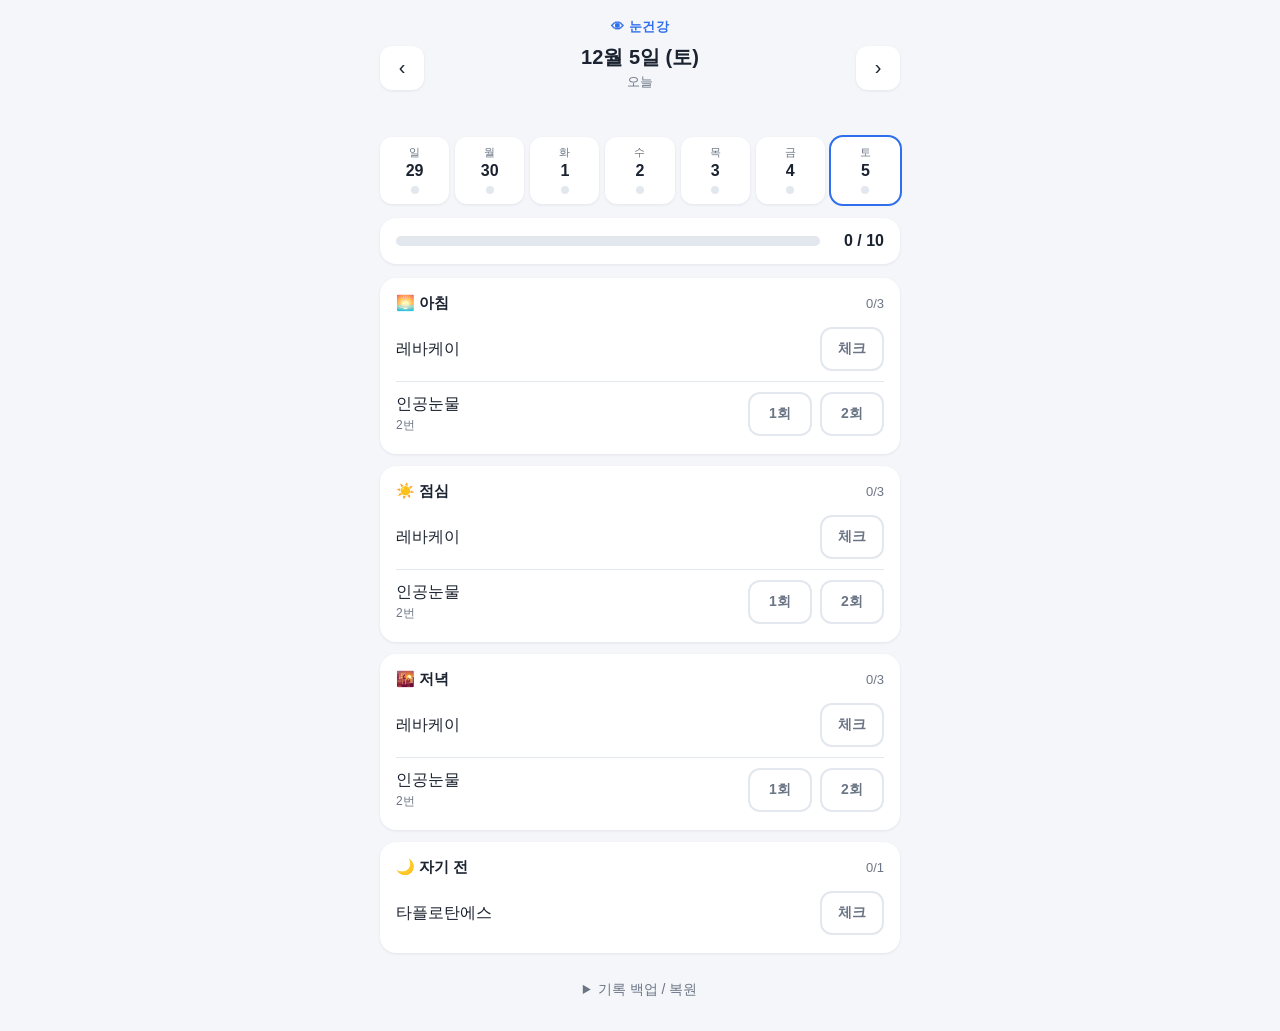
<file: index.html>
<!doctype html>
<html lang="ko">
<head>
<meta charset="utf-8">
<meta name="viewport" content="width=device-width, initial-scale=1, viewport-fit=cover">
<meta name="theme-color" content="#2f6fed">
<meta name="apple-mobile-web-app-capable" content="yes">
<meta name="mobile-web-app-capable" content="yes">
<meta name="apple-mobile-web-app-status-bar-style" content="default">
<meta name="apple-mobile-web-app-title" content="눈건강">
<link rel="manifest" href="manifest.webmanifest">
<link rel="icon" href="icons/icon.svg" type="image/svg+xml">
<link rel="apple-touch-icon" href="icons/apple-touch-icon.png">
<title>눈건강</title>
<style>
  :root {
    --bg: #f4f6fa;
    --card: #ffffff;
    --text: #1b2230;
    --muted: #6b7585;
    --line: #e3e7ee;
    --accent: #2f6fed;
    --done: #1fa67a;
    --done-bg: #e6f6f0;
    --partial: #f0a500;
    --shadow: 0 1px 3px rgba(20, 30, 50, .08);
  }
  @media (prefers-color-scheme: dark) {
    :root {
      --bg: #11151c;
      --card: #1b212b;
      --text: #e8ecf2;
      --muted: #8d97a8;
      --line: #2a323f;
      --accent: #5b8dff;
      --done: #3cc994;
      --done-bg: #173329;
      --partial: #f4b73a;
      --shadow: none;
    }
  }
  * { box-sizing: border-box; -webkit-tap-highlight-color: transparent; }
  body {
    margin: 0;
    background: var(--bg);
    color: var(--text);
    font-family: -apple-system, BlinkMacSystemFont, "Apple SD Gothic Neo", "Pretendard", "Noto Sans KR", sans-serif;
    padding: env(safe-area-inset-top) 16px calc(24px + env(safe-area-inset-bottom));
  }
  .wrap { max-width: 520px; margin: 0 auto; }

  header { padding: 18px 0 8px; }
  .datebar { display: flex; align-items: center; justify-content: space-between; gap: 8px; }
  .datebar button {
    border: 0; background: var(--card); color: var(--text);
    width: 44px; height: 44px; border-radius: 12px; font-size: 20px;
    box-shadow: var(--shadow); cursor: pointer;
  }
  .datebar input[type=date] {
    position: absolute; opacity: 0; pointer-events: none; width: 0; height: 0;
  }
  .datetitle { text-align: center; flex: 1; cursor: pointer; }
  .datetitle .d { font-size: 20px; font-weight: 700; }
  .datetitle .sub { font-size: 13px; color: var(--muted); margin-top: 2px; }
  .today-btn {
    display: block; margin: 8px auto 0; border: 0; background: transparent;
    color: var(--accent); font-size: 14px; font-weight: 600; cursor: pointer; visibility: hidden;
  }
  .today-btn.show { visibility: visible; }

  .week { display: grid; grid-template-columns: repeat(7, 1fr); gap: 6px; margin: 10px 0 14px; }
  .day {
    border: 0; background: var(--card); color: var(--text); border-radius: 12px;
    padding: 8px 0 10px; text-align: center; cursor: pointer; box-shadow: var(--shadow);
    font: inherit;
  }
  .day .w { font-size: 11px; color: var(--muted); }
  .day .n { font-size: 16px; font-weight: 600; margin: 2px 0 6px; }
  .day .dot { width: 8px; height: 8px; border-radius: 50%; margin: 0 auto; background: var(--line); }
  .day .dot.partial { background: var(--partial); }
  .day .dot.full { background: var(--done); }
  .day.sel { outline: 2px solid var(--accent); }
  .day.future { opacity: .45; }

  .progress {
    background: var(--card); border-radius: 16px; padding: 14px 16px; box-shadow: var(--shadow);
    display: flex; align-items: center; gap: 12px; margin-bottom: 14px;
  }
  .bar { flex: 1; height: 10px; background: var(--line); border-radius: 99px; overflow: hidden; }
  .bar > div { height: 100%; width: 0; background: var(--done); border-radius: 99px; transition: width .25s; }
  .progress .num { font-weight: 700; font-variant-numeric: tabular-nums; min-width: 52px; text-align: right; }

  section {
    background: var(--card); border-radius: 16px; padding: 6px 16px 8px;
    margin-bottom: 12px; box-shadow: var(--shadow);
  }
  section h2 {
    font-size: 15px; margin: 10px 0 4px; display: flex; justify-content: space-between; align-items: center;
  }
  section h2 .cnt { font-size: 13px; color: var(--muted); font-weight: 500; }
  section h2 .cnt.ok { color: var(--done); }

  .item {
    display: flex; align-items: center; gap: 12px; padding: 10px 0;
    border-top: 1px solid var(--line);
  }
  .item:first-of-type { border-top: 0; }
  .item .name { flex: 1; font-size: 16px; }
  .item .name small { display: block; color: var(--muted); font-size: 12px; margin-top: 2px; }
  .checks { display: flex; gap: 8px; }
  .chk {
    min-width: 64px; height: 44px; border-radius: 12px; border: 2px solid var(--line);
    background: transparent; color: var(--muted); font: inherit; font-size: 14px; font-weight: 600;
    cursor: pointer; display: flex; flex-direction: column; align-items: center; justify-content: center;
    line-height: 1.1; transition: background .15s, border-color .15s;
  }
  .chk .t { font-size: 10px; font-weight: 500; }
  .chk.on { background: var(--done-bg); border-color: var(--done); color: var(--done); }
  .chk:active { transform: scale(.96); }

  .appname { font-size: 13px; font-weight: 700; color: var(--accent); text-align: center; margin-bottom: 8px; letter-spacing: .5px; }
  details.backup { margin-top: 20px; color: var(--muted); font-size: 14px; }
  details.backup summary { cursor: pointer; text-align: center; padding: 8px; }
  details.backup .row { display: flex; gap: 8px; margin-top: 8px; }
  details.backup button {
    flex: 1; height: 44px; border-radius: 12px; border: 1px solid var(--line);
    background: var(--card); color: var(--text); font: inherit; cursor: pointer;
  }
  details.backup p { font-size: 12px; line-height: 1.5; margin: 10px 4px 0; }

  .toast {
    position: fixed; left: 50%; bottom: calc(24px + env(safe-area-inset-bottom));
    transform: translateX(-50%) translateY(20px); opacity: 0;
    background: var(--text); color: var(--bg); padding: 10px 16px; border-radius: 99px;
    font-size: 14px; transition: .2s; pointer-events: none;
  }
  .toast.show { opacity: 1; transform: translateX(-50%) translateY(0); }
</style>
</head>
<body>
<div class="wrap">
  <header>
    <div class="appname">👁 눈건강</div>
    <div class="datebar">
      <button id="prev" aria-label="이전 날">‹</button>
      <div class="datetitle" id="title">
        <div class="d" id="dateText"></div>
        <div class="sub" id="dateSub"></div>
        <input type="date" id="picker">
      </div>
      <button id="next" aria-label="다음 날">›</button>
    </div>
    <button class="today-btn" id="todayBtn">오늘로 이동</button>
  </header>

  <div class="week" id="week"></div>

  <div class="progress">
    <div class="bar"><div id="barFill"></div></div>
    <div class="num" id="progNum">0 / 0</div>
  </div>

  <div id="list"></div>

  <details class="backup">
    <summary>기록 백업 / 복원</summary>
    <div class="row">
      <button id="exportBtn">백업 파일 저장</button>
      <button id="importBtn">백업 불러오기</button>
    </div>
    <input type="file" id="importFile" accept="application/json,.json" hidden>
    <p>기록은 이 휴대폰 안에만 저장돼요. 휴대폰을 바꾸거나 앱을 지우기 전에 백업 파일을 저장해 두세요.</p>
  </details>
</div>
<div class="toast" id="toast"></div>

<script>
// ===== 안약 스케줄 =====
// times: 해당 시간대에 몇 번 넣는지
const SCHEDULE = [
  { id: 'morning', label: '🌅 아침', drops: [
    { id: 'levakay', name: '레바케이', times: 1 },
    { id: 'tears',   name: '인공눈물', times: 2 },
  ]},
  { id: 'lunch', label: '☀️ 점심', drops: [
    { id: 'levakay', name: '레바케이', times: 1 },
    { id: 'tears',   name: '인공눈물', times: 2 },
  ]},
  { id: 'evening', label: '🌇 저녁', drops: [
    { id: 'levakay', name: '레바케이', times: 1 },
    { id: 'tears',   name: '인공눈물', times: 2 },
  ]},
  { id: 'bedtime', label: '🌙 자기 전', drops: [
    { id: 'taflotan', name: '타플로탄에스', times: 1 },
  ]},
];
const TOTAL = SCHEDULE.reduce((s, sl) => s + sl.drops.reduce((a, d) => a + d.times, 0), 0);
const WEEKDAYS = ['일', '월', '화', '수', '목', '금', '토'];
const PREFIX = 'eyedrop:';

// ===== 저장 =====
function load(key) {
  try { return JSON.parse(localStorage.getItem(PREFIX + key)) || {}; } catch { return {}; }
}
function save(key, data) {
  try {
    if (Object.keys(data).length) localStorage.setItem(PREFIX + key, JSON.stringify(data));
    else localStorage.removeItem(PREFIX + key);
  } catch { toast('저장에 실패했어요'); }
}

// ===== 날짜 유틸 =====
const pad = n => String(n).padStart(2, '0');
const keyOf = d => `${d.getFullYear()}-${pad(d.getMonth() + 1)}-${pad(d.getDate())}`;
const fromKey = k => { const [y, m, d] = k.split('-').map(Number); return new Date(y, m - 1, d); };
const addDays = (d, n) => { const x = new Date(d); x.setDate(x.getDate() + n); return x; };
const todayKey = () => keyOf(new Date());

let current = todayKey();

function countDone(data) { return Object.keys(data).length; }

// ===== 렌더 =====
function render() {
  const d = fromKey(current);
  const tk = todayKey();
  document.getElementById('dateText').textContent =
    `${d.getMonth() + 1}월 ${d.getDate()}일 (${WEEKDAYS[d.getDay()]})`;
  const diff = Math.round((fromKey(current) - fromKey(tk)) / 86400000);
  document.getElementById('dateSub').textContent =
    diff === 0 ? '오늘' : diff === -1 ? '어제' : diff === 1 ? '내일' : `${d.getFullYear()}년`;
  document.getElementById('todayBtn').classList.toggle('show', current !== tk);
  document.getElementById('picker').value = current;

  renderWeek();

  const data = load(current);
  const done = countDone(data);
  document.getElementById('barFill').style.width = (done / TOTAL * 100) + '%';
  document.getElementById('progNum').textContent = `${done} / ${TOTAL}`;

  const list = document.getElementById('list');
  list.innerHTML = '';
  for (const slot of SCHEDULE) {
    const sec = document.createElement('section');
    let slotTotal = 0, slotDone = 0;
    const items = slot.drops.map(drop => {
      const row = document.createElement('div');
      row.className = 'item';
      const name = document.createElement('div');
      name.className = 'name';
      name.textContent = drop.name;
      if (drop.times > 1) {
        const s = document.createElement('small');
        s.textContent = `${drop.times}번`;
        name.appendChild(s);
      }
      const checks = document.createElement('div');
      checks.className = 'checks';
      for (let i = 1; i <= drop.times; i++) {
        const k = `${slot.id}.${drop.id}.${i}`;
        slotTotal++;
        const btn = document.createElement('button');
        btn.className = 'chk';
        if (data[k]) {
          slotDone++;
          btn.classList.add('on');
          const t = new Date(data[k]);
          btn.innerHTML = `✓<span class="t">${pad(t.getHours())}:${pad(t.getMinutes())}</span>`;
        } else {
          btn.textContent = drop.times > 1 ? `${i}회` : '체크';
        }
        btn.onclick = () => toggle(k);
        checks.appendChild(btn);
      }
      row.append(name, checks);
      return row;
    });
    const h = document.createElement('h2');
    h.innerHTML = `<span>${slot.label}</span><span class="cnt ${slotDone === slotTotal ? 'ok' : ''}">${slotDone === slotTotal ? '완료 ✓' : `${slotDone}/${slotTotal}`}</span>`;
    sec.appendChild(h);
    items.forEach(r => sec.appendChild(r));
    list.appendChild(sec);
  }
}

function renderWeek() {
  const week = document.getElementById('week');
  week.innerHTML = '';
  const cur = fromKey(current);
  const start = addDays(cur, -cur.getDay()); // 일요일 시작
  const tk = todayKey();
  for (let i = 0; i < 7; i++) {
    const d = addDays(start, i);
    const k = keyOf(d);
    const n = countDone(load(k));
    const b = document.createElement('button');
    b.className = 'day' + (k === current ? ' sel' : '') + (k > tk ? ' future' : '');
    b.innerHTML = `<div class="w">${WEEKDAYS[d.getDay()]}</div><div class="n">${d.getDate()}</div>
      <div class="dot ${n >= TOTAL ? 'full' : n > 0 ? 'partial' : ''}"></div>`;
    b.onclick = () => { current = k; render(); };
    week.appendChild(b);
  }
}

function toggle(k) {
  const data = load(current);
  if (data[k]) delete data[k];
  else data[k] = Date.now();
  save(current, data);
  if (countDone(data) === TOTAL) toast('오늘 안약 다 넣었어요 👏');
  render();
}

let toastTimer;
function toast(msg) {
  const t = document.getElementById('toast');
  t.textContent = msg;
  t.classList.add('show');
  clearTimeout(toastTimer);
  toastTimer = setTimeout(() => t.classList.remove('show'), 1800);
}

// ===== 이벤트 =====
document.getElementById('prev').onclick = () => { current = keyOf(addDays(fromKey(current), -1)); render(); };
document.getElementById('next').onclick = () => { current = keyOf(addDays(fromKey(current), 1)); render(); };
document.getElementById('todayBtn').onclick = () => { current = todayKey(); render(); };
const picker = document.getElementById('picker');
document.getElementById('title').onclick = () => {
  if (picker.showPicker) { try { picker.showPicker(); return; } catch {} }
  picker.focus(); picker.click();
};
picker.onchange = () => { if (picker.value) { current = picker.value; render(); } };

// 앱을 켜둔 채 날짜가 바뀌면 오늘로 갱신
let lastToday = todayKey();
document.addEventListener('visibilitychange', () => {
  if (document.visibilityState === 'visible' && todayKey() !== lastToday) {
    if (current === lastToday) current = todayKey();
    lastToday = todayKey();
    render();
  }
});

// ===== 백업 / 복원 =====
document.getElementById('exportBtn').onclick = () => {
  const all = {};
  for (let i = 0; i < localStorage.length; i++) {
    const k = localStorage.key(i);
    if (k.startsWith(PREFIX)) all[k.slice(PREFIX.length)] = load(k.slice(PREFIX.length));
  }
  const blob = new Blob([JSON.stringify({ app: '눈건강', version: 1, records: all }, null, 1)],
    { type: 'application/json' });
  const a = document.createElement('a');
  a.href = URL.createObjectURL(blob);
  a.download = `눈건강-백업-${todayKey()}.json`;
  document.body.appendChild(a); a.click(); a.remove();
  setTimeout(() => URL.revokeObjectURL(a.href), 1000);
  toast(`${Object.keys(all).length}일치 기록을 저장했어요`);
};
const importFile = document.getElementById('importFile');
document.getElementById('importBtn').onclick = () => importFile.click();
importFile.onchange = async () => {
  const f = importFile.files[0];
  importFile.value = '';
  if (!f) return;
  try {
    const json = JSON.parse(await f.text());
    const recs = json.records;
    if (!recs || typeof recs !== 'object') throw 0;
    const days = Object.keys(recs).filter(k => /^\d{4}-\d{2}-\d{2}$/.test(k));
    if (!confirm(`${days.length}일치 기록을 불러올까요? 같은 날짜는 합쳐져요.`)) return;
    for (const k of days) save(k, { ...load(k), ...recs[k] });
    render();
    toast('복원했어요');
  } catch { toast('백업 파일을 읽을 수 없어요'); }
};

// ===== 앱 설치 / 오프라인 =====
if ('serviceWorker' in navigator && location.protocol !== 'file:') {
  navigator.serviceWorker.register('sw.js').catch(() => {});
}
// 브라우저가 기록을 임의로 지우지 않도록 요청
if (navigator.storage && navigator.storage.persist) navigator.storage.persist().catch(() => {});

render();
</script>
</body>
</html>
</file>
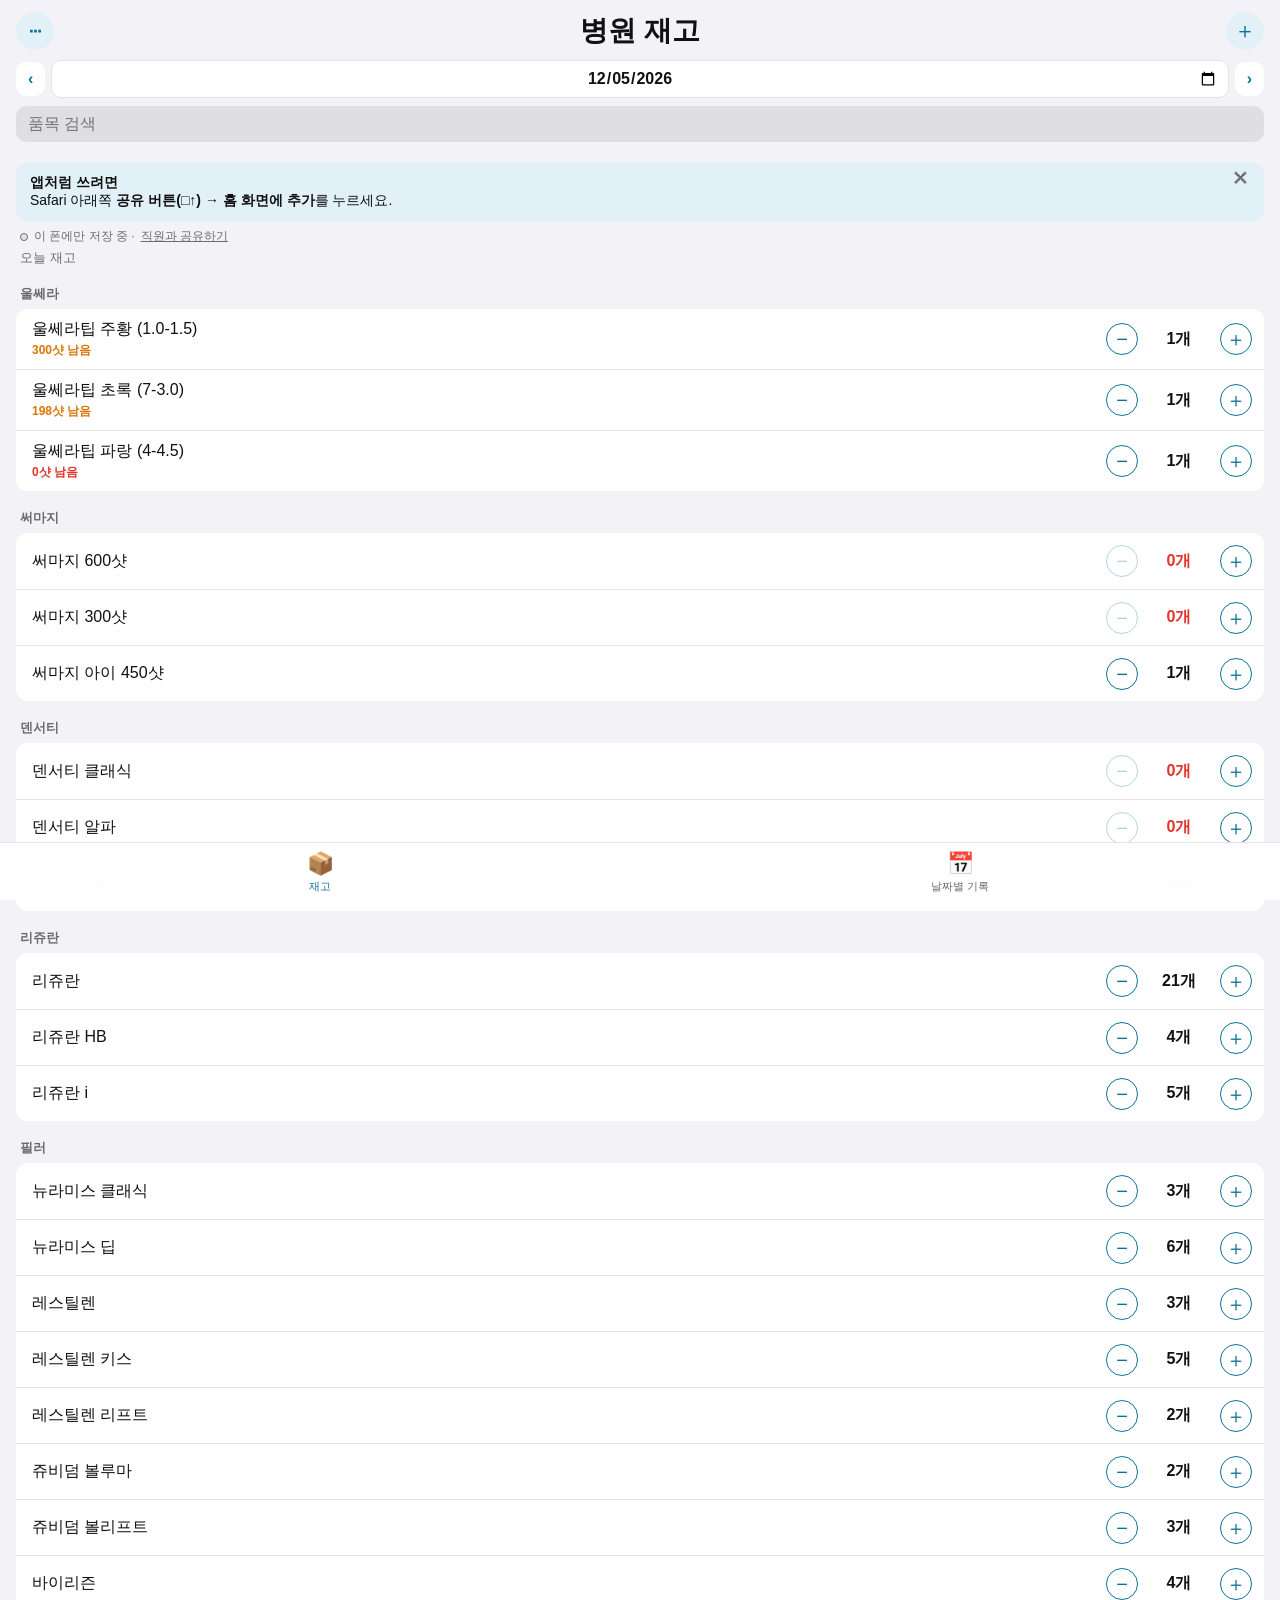
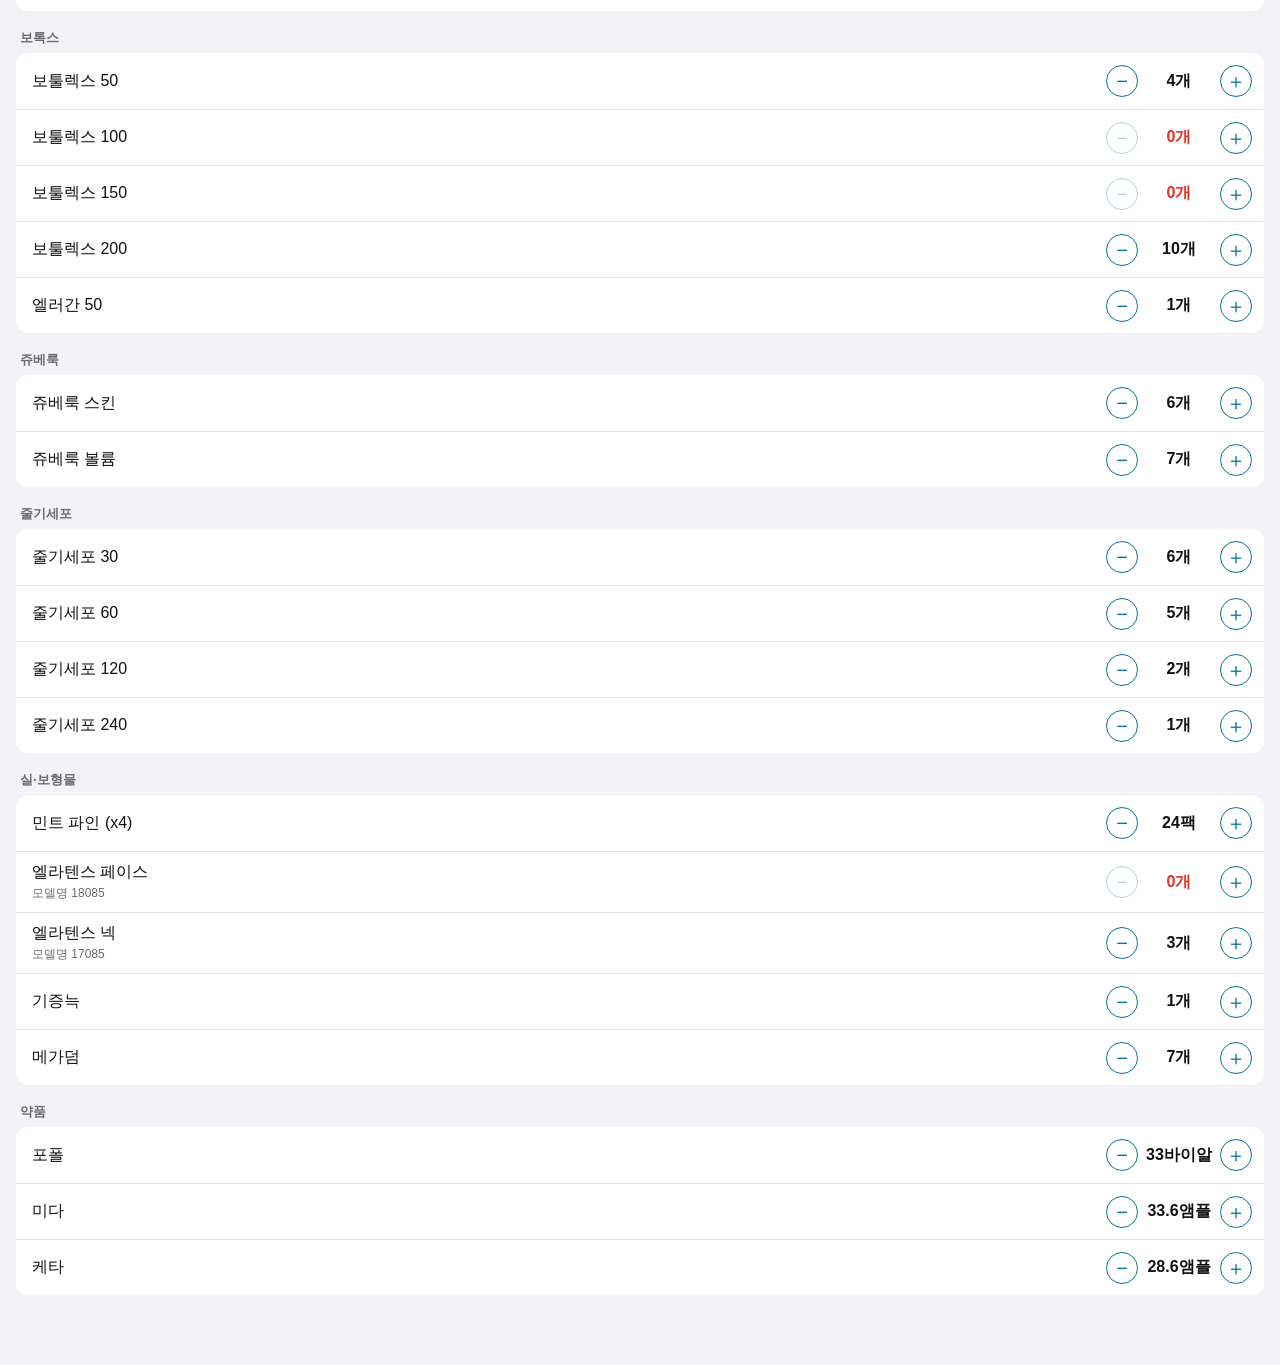
<file: docs/index.html>
<!doctype html>
<html lang="ko">
<head>
<meta charset="utf-8">
<meta name="viewport" content="width=device-width, initial-scale=1, viewport-fit=cover">
<title>병원 재고</title>
<meta name="apple-mobile-web-app-capable" content="yes">
<meta name="mobile-web-app-capable" content="yes">
<meta name="apple-mobile-web-app-status-bar-style" content="default">
<meta name="apple-mobile-web-app-title" content="병원 재고">
<meta name="theme-color" content="#0d7399">
<link rel="apple-touch-icon" href="apple-touch-icon.png">
<!-- manifest 를 일부러 연결하지 않음: 초대 링크(#join=...)가 홈 화면 아이콘 주소에 그대로 남도록 -->
<style>
:root {
  --bg: #f2f2f7; --card: #ffffff; --text: #111; --sub: #6b6b70; --line: #e3e3e8;
  --accent: #0d7399; --accent-soft: #e2f1f7; --red: #e0352b; --orange: #d97706; --green: #1a8f4a;
}
@media (prefers-color-scheme: dark) {
  :root {
    --bg: #000; --card: #1c1c1e; --text: #f2f2f2; --sub: #9a9aa0; --line: #2e2e32;
    --accent: #4fb3d9; --accent-soft: #10303d; --red: #ff5a4f; --orange: #f5a524; --green: #3ccf75;
  }
}
* { box-sizing: border-box; -webkit-tap-highlight-color: transparent; }
html, body { margin: 0; background: var(--bg); color: var(--text); }
body {
  font-family: -apple-system, BlinkMacSystemFont, "Apple SD Gothic Neo", "Noto Sans KR", sans-serif;
  font-size: 16px; padding-bottom: calc(70px + env(safe-area-inset-bottom));
}
button, input, select { font: inherit; color: inherit; }
button { cursor: pointer; }

header.top {
  position: sticky; top: 0; z-index: 10; background: color-mix(in srgb, var(--bg) 92%, transparent);
  backdrop-filter: blur(12px); -webkit-backdrop-filter: blur(12px);
  padding: calc(env(safe-area-inset-top) + 8px) 16px 8px;
}
.titlebar { display: flex; align-items: center; justify-content: space-between; gap: 8px; }
h1 { font-size: 28px; margin: 4px 0; }
.icon-btn {
  border: none; background: var(--accent-soft); color: var(--accent); width: 38px; height: 38px;
  border-radius: 19px; font-size: 22px; line-height: 1; display: inline-flex; align-items: center; justify-content: center;
}
.datebar { display: flex; align-items: center; gap: 6px; margin-top: 6px; }
.datebar input[type=date] {
  flex: 1; min-width: 0; padding: 8px 10px; border-radius: 10px; border: 1px solid var(--line);
  background: var(--card); font-weight: 600; text-align: center;
}
.chip { border: none; background: var(--card); border-radius: 10px; padding: 8px 12px; color: var(--accent); font-weight: 600; }
.search {
  width: 100%; margin-top: 8px; padding: 9px 12px; border-radius: 10px; border: none;
  background: color-mix(in srgb, var(--sub) 15%, transparent);
}
.hint { color: var(--sub); font-size: 13px; padding: 4px 20px 0; }

.group-title { color: var(--sub); font-size: 13px; font-weight: 600; padding: 18px 20px 6px; }
.card { background: var(--card); border-radius: 12px; margin: 0 16px; overflow: hidden; }
.row { display: flex; align-items: center; gap: 8px; padding: 10px 12px 10px 16px; border-top: 1px solid var(--line); min-height: 56px; }
.row:first-child { border-top: none; }
.row .info { flex: 1; min-width: 0; }
.row .name { font-weight: 500; display: flex; align-items: center; gap: 6px; }
.row .name .dot { width: 7px; height: 7px; border-radius: 4px; background: var(--accent); flex: none; }
.row .meta { font-size: 12px; color: var(--sub); margin-top: 2px; }
.row .shots { font-size: 12px; font-weight: 700; color: var(--orange); margin-top: 2px; }
.row .shots.zero { color: var(--red); }
.qty { min-width: 66px; text-align: center; font-weight: 700; font-variant-numeric: tabular-nums; }
.qty.zero { color: var(--red); }
.round {
  border: 1.5px solid var(--accent); color: var(--accent); background: transparent; width: 32px; height: 32px;
  border-radius: 16px; font-size: 20px; line-height: 1; display: inline-flex; align-items: center; justify-content: center; flex: none;
}
.round:disabled { opacity: .3; }
.empty { text-align: center; color: var(--sub); padding: 40px 20px; }

nav.tabs {
  position: fixed; left: 0; right: 0; bottom: 0; z-index: 20; display: flex;
  background: color-mix(in srgb, var(--card) 94%, transparent); backdrop-filter: blur(12px); -webkit-backdrop-filter: blur(12px);
  border-top: 1px solid var(--line); padding-bottom: env(safe-area-inset-bottom);
}
nav.tabs button { flex: 1; border: none; background: none; padding: 8px 0 6px; font-size: 11px; color: var(--sub); }
nav.tabs button .ico { display: block; font-size: 22px; margin-bottom: 2px; }
nav.tabs button.on { color: var(--accent); }

/* 시트(팝업 화면) */
.sheet-wrap { position: fixed; inset: 0; z-index: 50; background: rgba(0,0,0,.35); display: none; }
.sheet-wrap.open { display: block; }
.sheet {
  position: absolute; left: 0; right: 0; bottom: 0; top: calc(env(safe-area-inset-top) + 24px);
  background: var(--bg); border-radius: 14px 14px 0 0; display: flex; flex-direction: column; animation: up .22s ease-out;
}
@keyframes up { from { transform: translateY(40px); opacity: .5; } to { transform: none; opacity: 1; } }
.sheet-head { display: flex; align-items: center; justify-content: space-between; padding: 12px 16px; border-bottom: 1px solid var(--line); }
.sheet-head h2 { font-size: 17px; margin: 0; text-align: center; flex: 1; overflow: hidden; text-overflow: ellipsis; white-space: nowrap; padding: 0 8px; }
.link { border: none; background: none; color: var(--accent); font-size: 16px; padding: 4px; min-width: 50px; }
.link.bold { font-weight: 700; }
.link:disabled { opacity: .35; }
.sheet-body { overflow-y: auto; flex: 1; padding-bottom: calc(30px + env(safe-area-inset-bottom)); }

.field { display: flex; align-items: center; gap: 10px; padding: 11px 16px; border-top: 1px solid var(--line); min-height: 48px; }
.field:first-child { border-top: none; }
.field label { flex: none; }
.field input, .field select { flex: 1; min-width: 0; border: none; background: transparent; text-align: right; outline: none; }
.field input.big { font-size: 28px; font-weight: 700; text-align: left; font-variant-numeric: tabular-nums; }
.field input.left { text-align: left; }
.field .unit { color: var(--sub); }
.quick { display: flex; gap: 8px; padding: 10px 16px; border-top: 1px solid var(--line); }
.quick button { flex: 1; border: none; border-radius: 8px; padding: 8px 0; background: var(--accent-soft); color: var(--accent); font-weight: 600; }
.primary { display: block; width: calc(100% - 32px); margin: 16px; border: none; border-radius: 12px; padding: 14px; background: var(--accent); color: #fff; font-weight: 700; font-size: 16px; }
.primary.done { background: var(--green); }
.primary:disabled { opacity: .4; }
.danger { display: block; width: 100%; border: none; background: none; color: var(--red); padding: 14px 16px; text-align: left; }
.plain { display: block; width: 100%; border: none; background: none; color: var(--accent); padding: 14px 16px; text-align: left; border-top: 1px solid var(--line); }
.plain:first-child { border-top: none; }
.note { color: var(--sub); font-size: 13px; padding: 6px 20px 0; }

.hrow { display: flex; align-items: center; gap: 10px; padding: 10px 12px 10px 16px; border-top: 1px solid var(--line); }
.hrow:first-child { border-top: none; }
.hrow .l { flex: 1; min-width: 0; }
.hrow .d { font-size: 15px; }
.hrow .m { font-size: 12px; color: var(--sub); margin-top: 2px; }
.hrow .r { text-align: right; font-variant-numeric: tabular-nums; }
.hrow .r .prev { color: var(--sub); }
.hrow .r .s { font-size: 12px; color: var(--orange); }
.del { border: none; background: none; color: var(--sub); font-size: 18px; padding: 4px 6px; }
.toggle { appearance: none; -webkit-appearance: none; width: 51px; height: 31px; border-radius: 16px; background: var(--line); position: relative; flex: none !important; transition: .2s; }
.toggle::after { content: ""; position: absolute; top: 2px; left: 2px; width: 27px; height: 27px; border-radius: 14px; background: #fff; box-shadow: 0 1px 3px rgba(0,0,0,.3); transition: .2s; }
.toggle:checked { background: var(--green); }
.toggle:checked::after { left: 22px; }

.toast {
  position: fixed; left: 50%; bottom: calc(90px + env(safe-area-inset-bottom)); transform: translateX(-50%); z-index: 100;
  background: rgba(30,30,30,.92); color: #fff; padding: 10px 16px; border-radius: 20px; font-size: 14px;
  opacity: 0; transition: opacity .2s; pointer-events: none; max-width: calc(100% - 32px);
}
.toast.show { opacity: 1; }
.install-tip { margin: 12px 16px 0; background: var(--accent-soft); color: var(--text); border-radius: 12px; padding: 12px 14px; font-size: 14px; }
.install-tip button { float: right; border: none; background: none; color: var(--sub); font-size: 18px; margin: -6px -6px 0 0; }
.sync { display: flex; align-items: center; gap: 6px; font-size: 12px; color: var(--sub); padding: 6px 20px 0; cursor: pointer; }
.sdot { width: 8px; height: 8px; border-radius: 4px; background: var(--sub); flex: none; }
.sdot.ok { background: var(--green); } .sdot.busy { background: var(--orange); } .sdot.err { background: var(--red); } .sdot.off { background: var(--line); border: 1px solid var(--sub); }
.steps { padding: 12px 16px; font-size: 14px; line-height: 1.6; }
</style>
</head>
<body>

<div id="page-stock">
  <header class="top">
    <div class="titlebar">
      <button class="icon-btn" id="btn-menu" aria-label="메뉴">⋯</button>
      <h1>병원 재고</h1>
      <button class="icon-btn" id="btn-add" aria-label="품목 추가">＋</button>
    </div>
    <div class="datebar">
      <button class="chip" id="prev-day" aria-label="전날">‹</button>
      <input type="date" id="date">
      <button class="chip" id="next-day" aria-label="다음날">›</button>
      <button class="chip" id="today">오늘</button>
    </div>
    <input class="search" id="search" type="search" placeholder="품목 검색">
  </header>
  <div id="install-tip"></div>
  <div class="sync" id="sync"></div>
  <div class="hint" id="date-hint"></div>
  <div id="list"></div>
</div>

<div id="page-history" hidden>
  <header class="top"><div class="titlebar"><span style="width:38px"></span><h1>날짜별 기록</h1><span style="width:38px"></span></div></header>
  <div id="history"></div>
</div>

<nav class="tabs">
  <button id="tab-stock" class="on"><span class="ico">📦</span>재고</button>
  <button id="tab-history"><span class="ico">📅</span>날짜별 기록</button>
</nav>

<div class="sheet-wrap" id="sheet"><div class="sheet" id="sheet-inner"></div></div>
<div class="toast" id="toast"></div>
<input type="file" id="import-file" accept=".json,application/json" hidden>

<script src="app.js"></script>
</body>
</html>
</file>
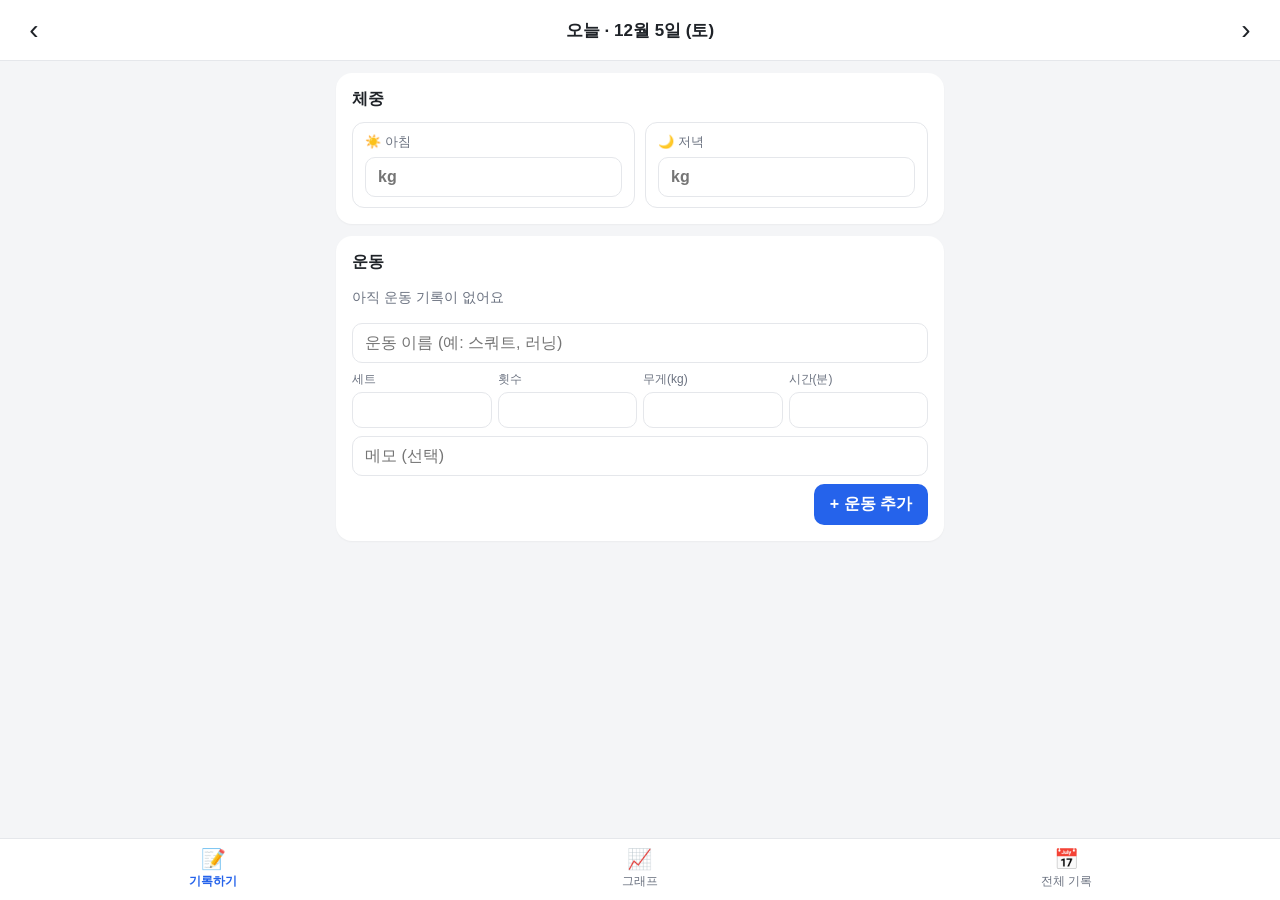
<file: fit-log/index.html>
<!doctype html>
<html lang="ko">
<head>
  <meta charset="utf-8" />
  <meta name="viewport" content="width=device-width, initial-scale=1, viewport-fit=cover" />
  <meta name="theme-color" content="#ffffff" media="(prefers-color-scheme: light)" />
  <meta name="theme-color" content="#1a1d23" media="(prefers-color-scheme: dark)" />
  <!-- 아이폰 홈 화면 앱 설정 -->
  <meta name="apple-mobile-web-app-capable" content="yes" />
  <meta name="mobile-web-app-capable" content="yes" />
  <meta name="apple-mobile-web-app-status-bar-style" content="default" />
  <meta name="apple-mobile-web-app-title" content="핏로그" />
  <meta name="format-detection" content="telephone=no" />
  <title>핏로그</title>
  <link rel="manifest" href="manifest.webmanifest" />
  <link rel="icon" href="icon.svg" type="image/svg+xml" />
  <link rel="apple-touch-icon" href="icons/icon-180.png" />
  <link rel="stylesheet" href="style.css" />
</head>
<body>
  <header class="topbar">
    <button class="icon-btn" id="prevDay" aria-label="이전 날">‹</button>
    <label class="date-wrap">
      <input type="date" id="datePicker" />
      <span id="dateLabel"></span>
    </label>
    <button class="icon-btn" id="nextDay" aria-label="다음 날">›</button>
  </header>

  <main>
    <!-- 오늘 탭 -->
    <section class="tab" id="tab-today">
      <div class="card">
        <h2>체중</h2>
        <div class="weight-grid">
          <label class="weight-box">
            <span class="wlabel">☀️ 아침</span>
            <input type="number" inputmode="decimal" step="0.1" min="0" id="wAm" placeholder="kg" />
          </label>
          <label class="weight-box">
            <span class="wlabel">🌙 저녁</span>
            <input type="number" inputmode="decimal" step="0.1" min="0" id="wPm" placeholder="kg" />
          </label>
        </div>
        <p class="hint" id="weightDiff"></p>
      </div>

      <div class="card">
        <h2>운동 <span class="badge" id="exCount"></span></h2>
        <ul class="ex-list" id="exList"></ul>

        <form id="exForm" class="ex-form" autocomplete="off">
          <input type="text" id="exName" placeholder="운동 이름 (예: 스쿼트, 러닝)" list="exNames" required />
          <datalist id="exNames"></datalist>
          <div class="row">
            <label><span>세트</span><input type="number" inputmode="numeric" min="0" id="exSets" /></label>
            <label><span>횟수</span><input type="number" inputmode="numeric" min="0" id="exReps" /></label>
            <label><span>무게(kg)</span><input type="number" inputmode="decimal" step="0.5" min="0" id="exKg" /></label>
            <label><span>시간(분)</span><input type="number" inputmode="numeric" min="0" id="exMin" /></label>
          </div>
          <input type="text" id="exMemo" placeholder="메모 (선택)" />
          <div class="form-actions">
            <button type="button" class="btn ghost" id="exCancel" hidden>취소</button>
            <button type="submit" class="btn primary" id="exSubmit">+ 운동 추가</button>
          </div>
        </form>
      </div>
    </section>

    <!-- 그래프 탭 -->
    <section class="tab" id="tab-chart" hidden>
      <div class="card">
        <div class="chart-head">
          <h2>체중 변화</h2>
          <div class="seg" id="rangeSeg">
            <button data-range="7">1주</button>
            <button data-range="30" class="on">1달</button>
            <button data-range="90">3달</button>
            <button data-range="365">1년</button>
          </div>
        </div>
        <div class="legend">
          <span><i class="dot am"></i>아침</span>
          <span><i class="dot pm"></i>저녁</span>
        </div>
        <div id="chart" class="chart"></div>
        <div class="stats" id="stats"></div>
      </div>
      <div class="card">
        <h2>운동 횟수</h2>
        <div id="exHeat" class="heat"></div>
        <p class="hint" id="exSummary"></p>
      </div>
    </section>

    <!-- 기록 탭 -->
    <section class="tab" id="tab-history" hidden>
      <div class="card">
        <h2>전체 기록</h2>
        <ul class="history" id="history"></ul>
      </div>
      <div class="card">
        <h2>데이터 백업</h2>
        <p class="hint">기록은 이 휴대폰 안에만 저장돼요. 기기를 바꾸거나 앱을 지우기 전에 꼭 내보내기로 백업하세요. (아이폰은 공유 시트에서 '파일에 저장'을 고르면 iCloud Drive에 보관돼요)</p>
        <p class="hint" id="lastBackup"></p>
        <div class="form-actions">
          <button class="btn ghost" id="importBtn">가져오기</button>
          <button class="btn primary" id="exportBtn">내보내기 (JSON)</button>
          <input type="file" id="importFile" accept="application/json,.json" hidden />
        </div>
      </div>
    </section>
  </main>

  <nav class="tabbar">
    <button data-tab="today" class="on"><span>📝</span>기록하기</button>
    <button data-tab="chart"><span>📈</span>그래프</button>
    <button data-tab="history"><span>📅</span>전체 기록</button>
  </nav>

  <div class="toast" id="toast" role="status" aria-live="polite"></div>

  <script src="app.js"></script>
</body>
</html>
</file>
<file: fit-log/style.css>
:root {
  --bg: #f4f5f7;
  --card: #ffffff;
  --text: #1f2328;
  --muted: #6b7280;
  --line: #e5e7eb;
  --primary: #2563eb;
  --am: #f59e0b;
  --pm: #6366f1;
  --danger: #dc2626;
  --up: #dc2626;
  --down: #16a34a;
  --heat0: #e5e7eb;
  --heat1: #86efac;
  --heat2: #22c55e;
  --heat3: #15803d;
}
@media (prefers-color-scheme: dark) {
  :root {
    --bg: #0f1115;
    --card: #1a1d23;
    --text: #e6e8eb;
    --muted: #9aa1ab;
    --line: #2b3038;
    --primary: #60a5fa;
    --am: #fbbf24;
    --pm: #a5b4fc;
    --up: #f87171;
    --down: #4ade80;
    --heat0: #2b3038;
    --heat1: #166534;
    --heat2: #16a34a;
    --heat3: #4ade80;
  }
}

* { box-sizing: border-box; }
html, body { margin: 0; }
body {
  font-family: -apple-system, BlinkMacSystemFont, "Apple SD Gothic Neo", "Pretendard", "Noto Sans KR", "Segoe UI", sans-serif;
  background: var(--bg);
  color: var(--text);
  -webkit-tap-highlight-color: transparent;
  -webkit-text-size-adjust: 100%;
  overscroll-behavior-y: none;
  padding-bottom: calc(72px + env(safe-area-inset-bottom));
}
button, input { font: inherit; color: inherit; }
button { touch-action: manipulation; -webkit-user-select: none; user-select: none; }
.topbar, .tabbar { -webkit-user-select: none; user-select: none; }
#tab-today { touch-action: pan-y; }

.topbar {
  position: sticky; top: 0; z-index: 5;
  display: flex; align-items: center; justify-content: space-between;
  padding: calc(8px + env(safe-area-inset-top)) 12px 8px;
  background: var(--card);
  border-bottom: 1px solid var(--line);
}
.icon-btn {
  width: 44px; height: 44px; border: 0; background: none;
  font-size: 28px; line-height: 1; border-radius: 12px; cursor: pointer;
}
.icon-btn:active { background: var(--line); }
.date-wrap { position: relative; font-weight: 700; font-size: 17px; cursor: pointer; padding: 8px 12px; }
.date-wrap input {
  position: absolute; inset: 0; opacity: 0; width: 100%; height: 100%; cursor: pointer;
}

main { max-width: 640px; margin: 0 auto; padding: 12px 16px; }
.card {
  background: var(--card);
  border-radius: 16px;
  padding: 16px;
  margin-bottom: 12px;
  box-shadow: 0 1px 2px rgb(0 0 0 / .04);
}
h2 { font-size: 16px; margin: 0 0 12px; display: flex; align-items: center; gap: 8px; }
.badge {
  font-size: 12px; font-weight: 600; color: var(--primary);
  background: color-mix(in srgb, var(--primary) 14%, transparent);
  padding: 2px 8px; border-radius: 999px;
}
.badge:empty { display: none; }
.hint { color: var(--muted); font-size: 13px; margin: 10px 0 0; }
.hint:empty { display: none; }

.weight-grid { display: grid; grid-template-columns: 1fr 1fr; gap: 10px; }
.weight-box {
  display: flex; flex-direction: column; gap: 6px;
  border: 1px solid var(--line); border-radius: 12px; padding: 10px 12px;
}
.wlabel { font-size: 13px; color: var(--muted); }
.weight-box input {
  border: 0; background: none; font-size: 26px; font-weight: 700; width: 100%;
  padding: 0; outline: none;
}
.weight-box:focus-within { border-color: var(--primary); }

input[type=text], input[type=number] {
  width: 100%;
  border: 1px solid var(--line);
  background: transparent;
  border-radius: 10px;
  padding: 10px 12px;
  font-size: 16px;
  outline: none;
}
input:focus { border-color: var(--primary); }

.ex-form { display: flex; flex-direction: column; gap: 8px; margin-top: 8px; }
.ex-form .row { display: grid; grid-template-columns: repeat(4, 1fr); gap: 6px; }
.ex-form .row label { display: flex; flex-direction: column; gap: 4px; font-size: 12px; color: var(--muted); }
.ex-form .row input { padding: 8px; }
.form-actions { display: flex; justify-content: flex-end; gap: 8px; flex-wrap: wrap; }

.btn {
  border: 0; border-radius: 10px; padding: 10px 16px; font-weight: 600; cursor: pointer;
}
.btn.primary { background: var(--primary); color: #fff; }
.btn.ghost { background: var(--line); }
.btn:active { opacity: .8; }

.ex-list { list-style: none; margin: 0; padding: 0; }
.ex-list:empty::before { content: "아직 운동 기록이 없어요"; color: var(--muted); font-size: 14px; display: block; padding: 4px 0 8px; }
.ex-item {
  display: flex; align-items: center; gap: 10px;
  padding: 10px 0; border-bottom: 1px solid var(--line);
}
.ex-item .ex-main { flex: 1; min-width: 0; cursor: pointer; }
.ex-item .ex-name { font-weight: 600; }
.ex-item .ex-detail { color: var(--muted); font-size: 13px; margin-top: 2px; overflow-wrap: anywhere; }
.ex-item .del {
  border: 0; background: none; color: var(--muted); font-size: 18px; width: 36px; height: 36px; border-radius: 8px; cursor: pointer;
}
.ex-item .del:active { background: var(--line); color: var(--danger); }

.chart-head { display: flex; justify-content: space-between; align-items: center; gap: 8px; flex-wrap: wrap; }
.chart-head h2 { margin: 0; }
.seg { display: flex; background: var(--line); border-radius: 10px; padding: 2px; }
.seg button { border: 0; background: none; padding: 6px 10px; border-radius: 8px; font-size: 13px; cursor: pointer; }
.seg button.on { background: var(--card); font-weight: 700; box-shadow: 0 1px 2px rgb(0 0 0 / .1); }
.legend { display: flex; gap: 14px; font-size: 13px; color: var(--muted); margin: 12px 0 4px; }
.dot { display: inline-block; width: 10px; height: 10px; border-radius: 50%; margin-right: 6px; vertical-align: -1px; }
.dot.am { background: var(--am); }
.dot.pm { background: var(--pm); }
.chart { width: 100%; }
.chart svg { display: block; width: 100%; height: auto; }
.chart .empty { color: var(--muted); text-align: center; padding: 40px 0; font-size: 14px; }
.stats { display: grid; grid-template-columns: repeat(3, 1fr); gap: 8px; margin-top: 12px; }
.stat { background: var(--bg); border-radius: 10px; padding: 10px; text-align: center; }
.stat b { display: block; font-size: 18px; }
.stat small { color: var(--muted); font-size: 12px; }
.up { color: var(--up); }
.down { color: var(--down); }

.heat { display: grid; grid-template-columns: repeat(auto-fill, minmax(14px, 1fr)); gap: 3px; }
.heat i { aspect-ratio: 1; border-radius: 3px; background: var(--heat0); }
.heat i.l1 { background: var(--heat1); }
.heat i.l2 { background: var(--heat2); }
.heat i.l3 { background: var(--heat3); }

.history { list-style: none; margin: 0; padding: 0; }
.history:empty::before { content: "아직 기록이 없어요"; color: var(--muted); font-size: 14px; }
.history li { padding: 12px 0; border-bottom: 1px solid var(--line); cursor: pointer; }
.history li:last-child { border-bottom: 0; }
.history .h-date { font-weight: 700; font-size: 14px; display: flex; justify-content: space-between; }
.history .h-w { color: var(--muted); font-weight: 500; }
.history .h-ex { color: var(--muted); font-size: 13px; margin-top: 4px; overflow-wrap: anywhere; }

.tabbar {
  position: fixed; left: 0; right: 0; bottom: 0; z-index: 5;
  display: grid; grid-template-columns: repeat(3, 1fr);
  background: var(--card); border-top: 1px solid var(--line);
  padding-bottom: env(safe-area-inset-bottom);
}
.tabbar button {
  border: 0; background: none; padding: 8px 0 10px; font-size: 12px; color: var(--muted);
  display: flex; flex-direction: column; align-items: center; gap: 2px; cursor: pointer;
}
.tabbar button span { font-size: 20px; }
.tabbar button.on { color: var(--primary); font-weight: 700; }

.toast {
  position: fixed; left: 50%; bottom: calc(90px + env(safe-area-inset-bottom));
  transform: translateX(-50%) translateY(20px);
  background: #111827; color: #fff; padding: 10px 16px; border-radius: 999px;
  font-size: 14px; opacity: 0; pointer-events: none; transition: .2s; white-space: nowrap;
}
.toast.show { opacity: .95; transform: translateX(-50%) translateY(0); }
</file>
